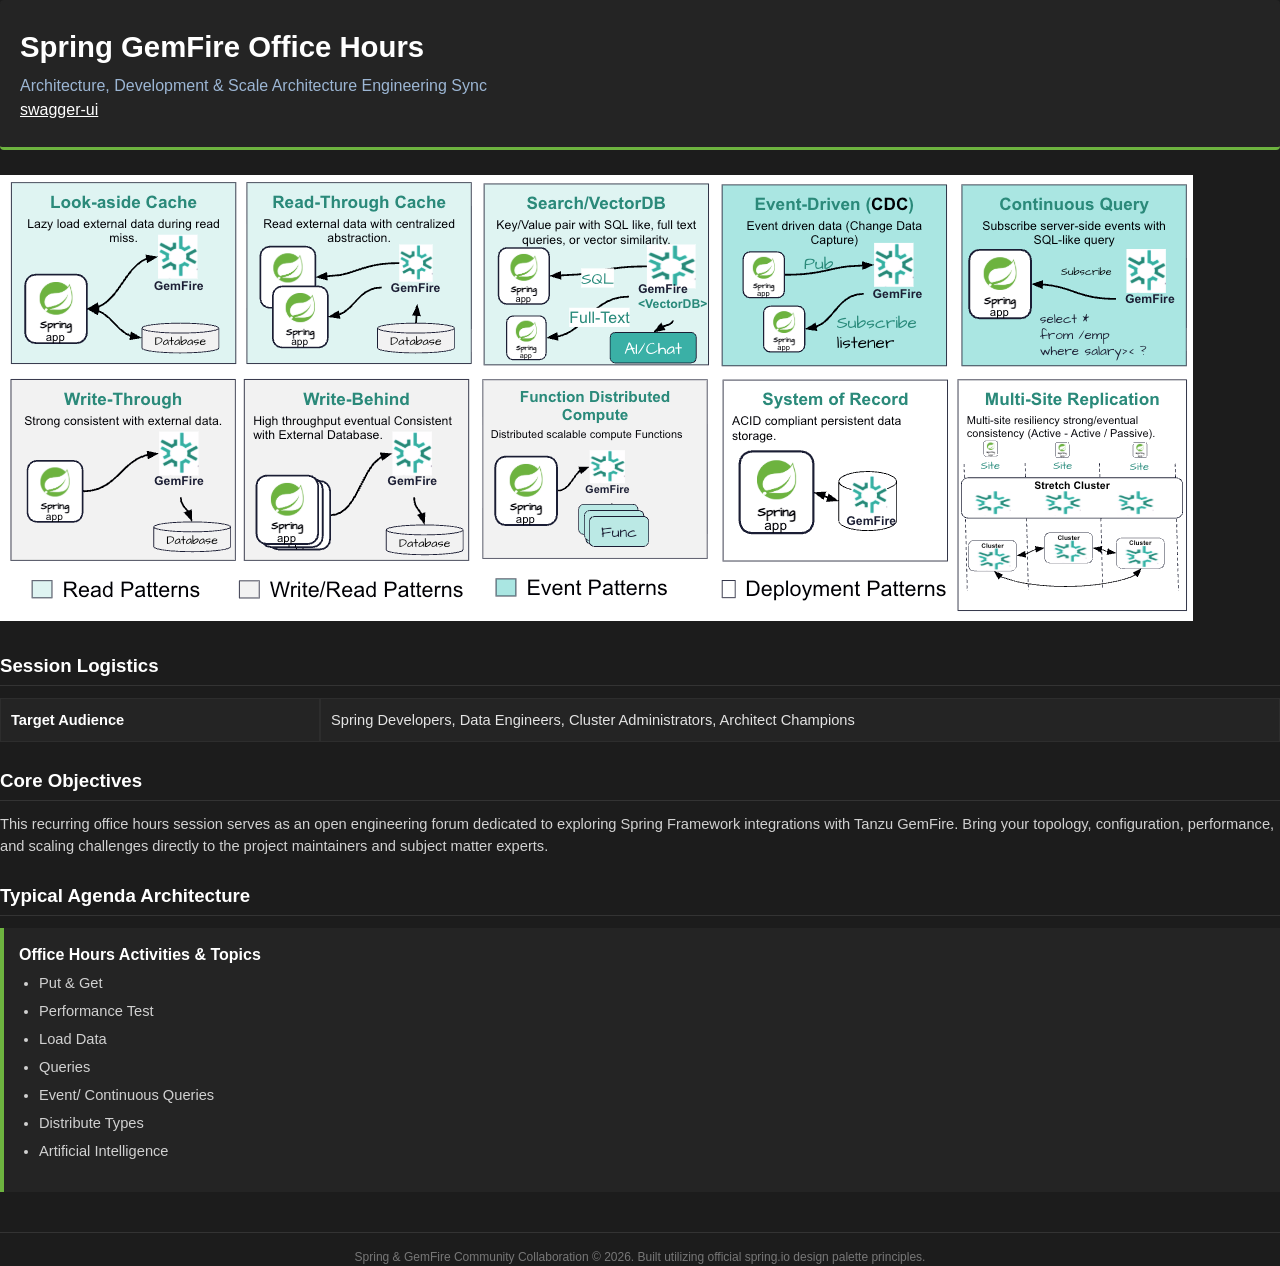
<file: applications/demo-app/src/main/resources/static/index.html>
<!DOCTYPE html>
<html lang="en">
<head>
    <meta charset="UTF-8">
    <meta name="viewport" content="width=device-width, initial-scale=1.0">
    <title>Spring GemFire Office Hours</title>
    <style>
        *, *::before, *::after {
            box-sizing: border-box;
        }
        @page {
            size: A4;
            margin: 15mm 12mm;
            background-color: #1c1c1c; /* Dark theme canvas match */
        }
        body {
            font-family: -apple-system, BlinkMacSystemFont, "Segoe UI", Roboto, Helvetica, Arial, sans-serif;
            background-color: #1c1c1c;
            color: #e3e3e3;
            margin: 0;
            padding: 0;
            font-size: 11pt;
            line-height: 1.5;
        }
        .container {
            max-width: 100%;
        }
        a {
            color: white;
        }
        /* Top Banner Accent */
        .header-banner {
            background-color: #242424;
            border-bottom: 3px solid #6db33f; /* Spring Green */
            padding: 25px 20px;
            margin-bottom: 25px;
            border-radius: 4px;
        }
        .header-banner h1 {
            color: #ffffff;
            font-size: 22pt;
            margin: 0 0 5px 0;
            font-weight: 700;
        }
        .header-banner .subtitle {
            color: #9cb6d4; /* Soft muted blue-grey */
            font-size: 12pt;
            margin: 0;
        }
        h2 {
            color: white; /* Spring Green */
            font-size: 14pt;
            margin-top: 25px;
            margin-bottom: 12px;
            border-bottom: 1px solid #333333;
            padding-bottom: 5px;
            page-break-after: avoid;
        }
        p {
            margin: 0 0 12px 0;
            color: #d1d1d1;
        }
        .grid-info {
            display: table;
            width: 100%;
            margin-bottom: 20px;
        }
        .grid-row {
            display: table-row;
        }
        .grid-cell {
            display: table-cell;
            padding: 10px;
            background-color: #242424;
            border: 1px solid #2d2d2d;
            vertical-align: top;
        }
        .grid-cell.label {
            width: 25%;
            font-weight: bold;
            color: white;
        }
        .agenda-box {
            background-color: #242424;
            border-left: 4px solid #6db33f;
            padding: 15px;
            margin-bottom: 15px;
            page-break-inside: avoid;
        }
        .agenda-title {
            font-weight: bold;
            color: #ffffff;
            font-size: 12pt;
            margin-bottom: 5px;
        }
        ul {
            margin: 0 0 15px 0;
            padding-left: 20px;
        }
        li {
            margin-bottom: 6px;
            color: #d1d1d1;
        }
        .footer {
            margin-top: 40px;
            padding-top: 15px;
            border-top: 1px solid #333333;
            text-align: center;
            font-size: 9pt;
            color: #777777;
        }
        .badge {
            display: inline-block;
            background-color: #34495e;
            color: #ffffff;
            padding: 2px 8px;
            border-radius: 3px;
            font-size: 9pt;
            font-weight: bold;
        }
    </style>
</head>
<body>

<div class="container">
    <div class="header-banner">
        <h1>Spring GemFire Office Hours</h1>
        <div class="subtitle">Architecture, Development & Scale Architecture Engineering Sync</div>
        <div class="subtitle"><a href="swagger-ui/index.html">swagger-ui</a></div>
    </div>

    <div>
        <img src="imgs/spring-gemfire-use-cases.png" height="446" width="1193"/></div>

    <h2>Session Logistics</h2>
    <div class="grid-info">
        <div class="grid-row">
            <div class="grid-cell label">Target Audience</div>
            <div class="grid-cell">Spring Developers, Data Engineers, Cluster Administrators, Architect Champions</div>

        </div>
    </div>

    <h2>Core Objectives</h2>
    <p>This recurring office hours session serves as an open engineering forum dedicated to exploring Spring Framework integrations with Tanzu GemFire. Bring your topology, configuration, performance, and scaling challenges directly to the project maintainers and subject matter experts.</p>

    <h2>Typical Agenda Architecture</h2>

    <div class="agenda-box">
        <div class="agenda-title">Office Hours Activities & Topics</div>
        <ul>
            <li>Put & Get</li>
            <li>Performance Test</li>
            <li>Load Data</li>
            <li>Queries</li>
            <li>Event/ Continuous Queries</li>
            <li>Distribute Types</li>
            <li>Artificial Intelligence</li>
        </ul>
    </div>



    <div class="footer">
        Spring & GemFire Community Collaboration © 2026. Built utilizing official spring.io design palette principles.
    </div>
</div>

</body>
</html>
</file>
